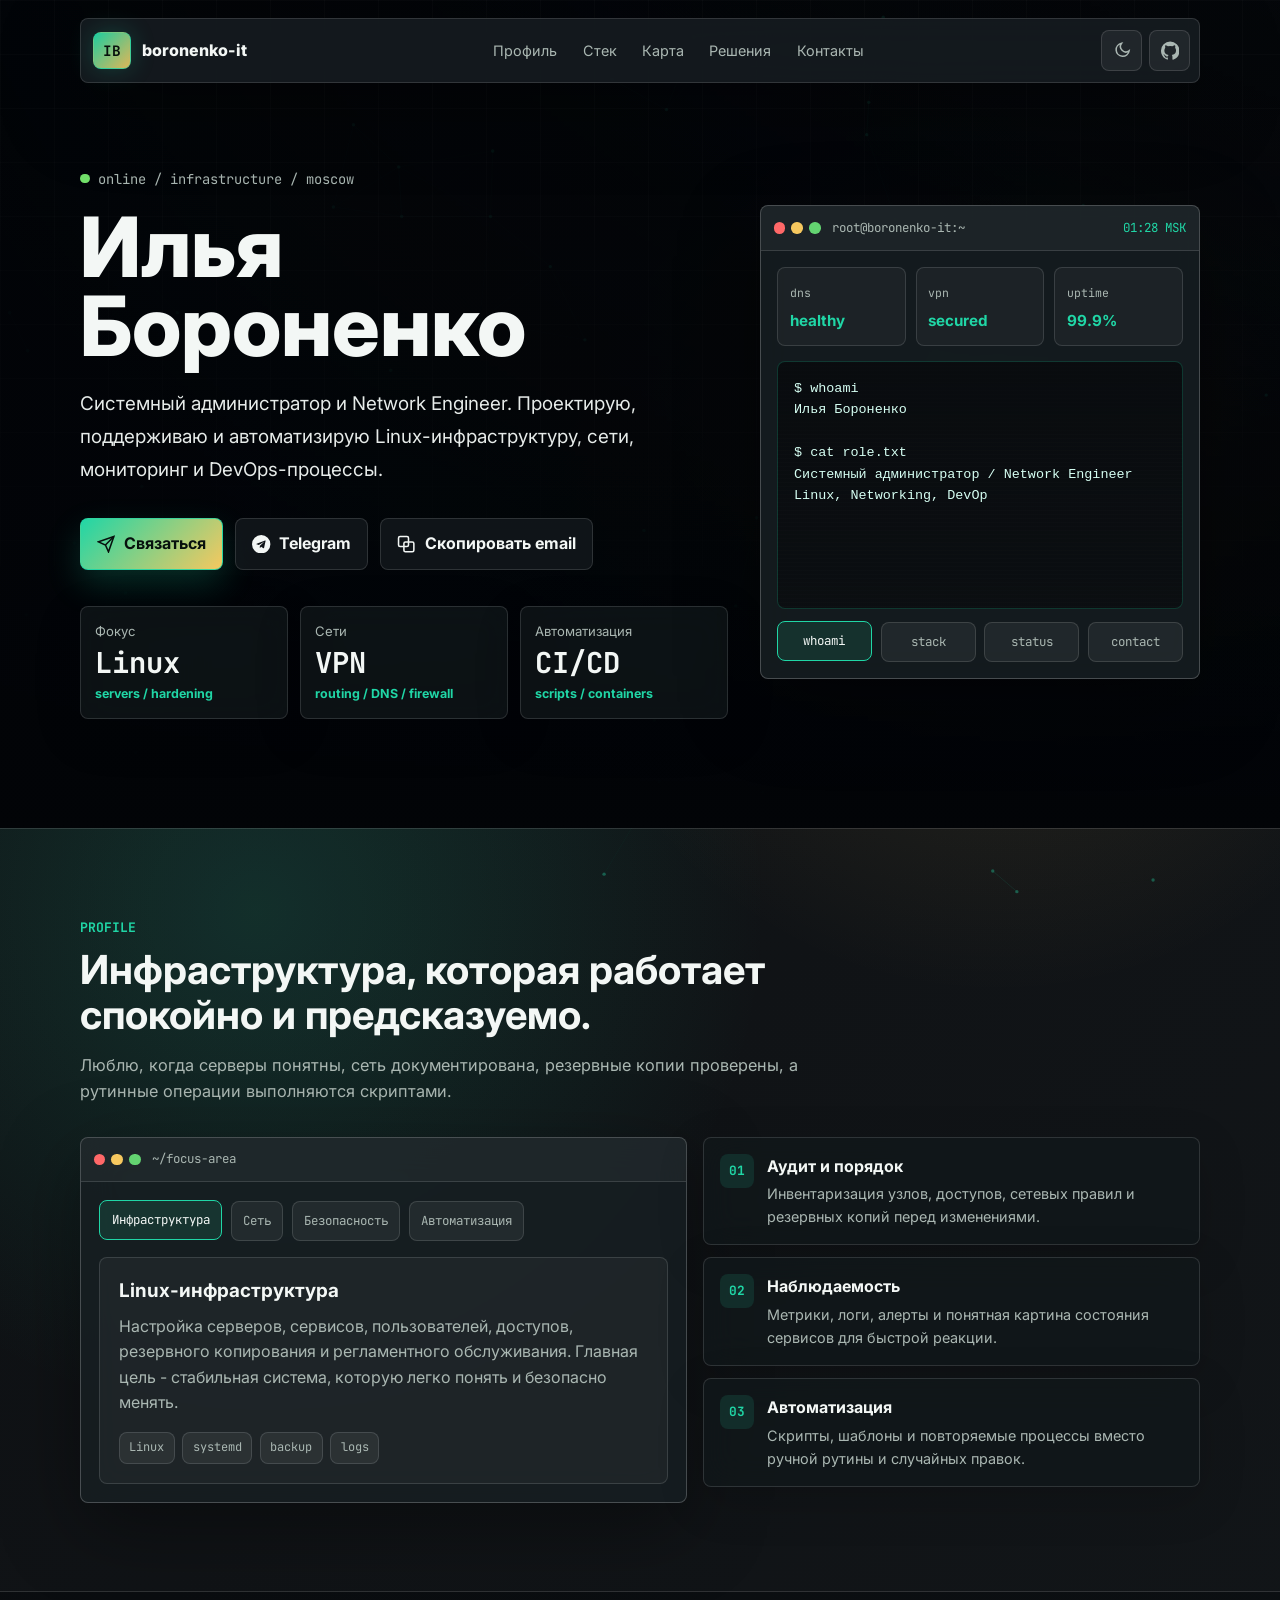
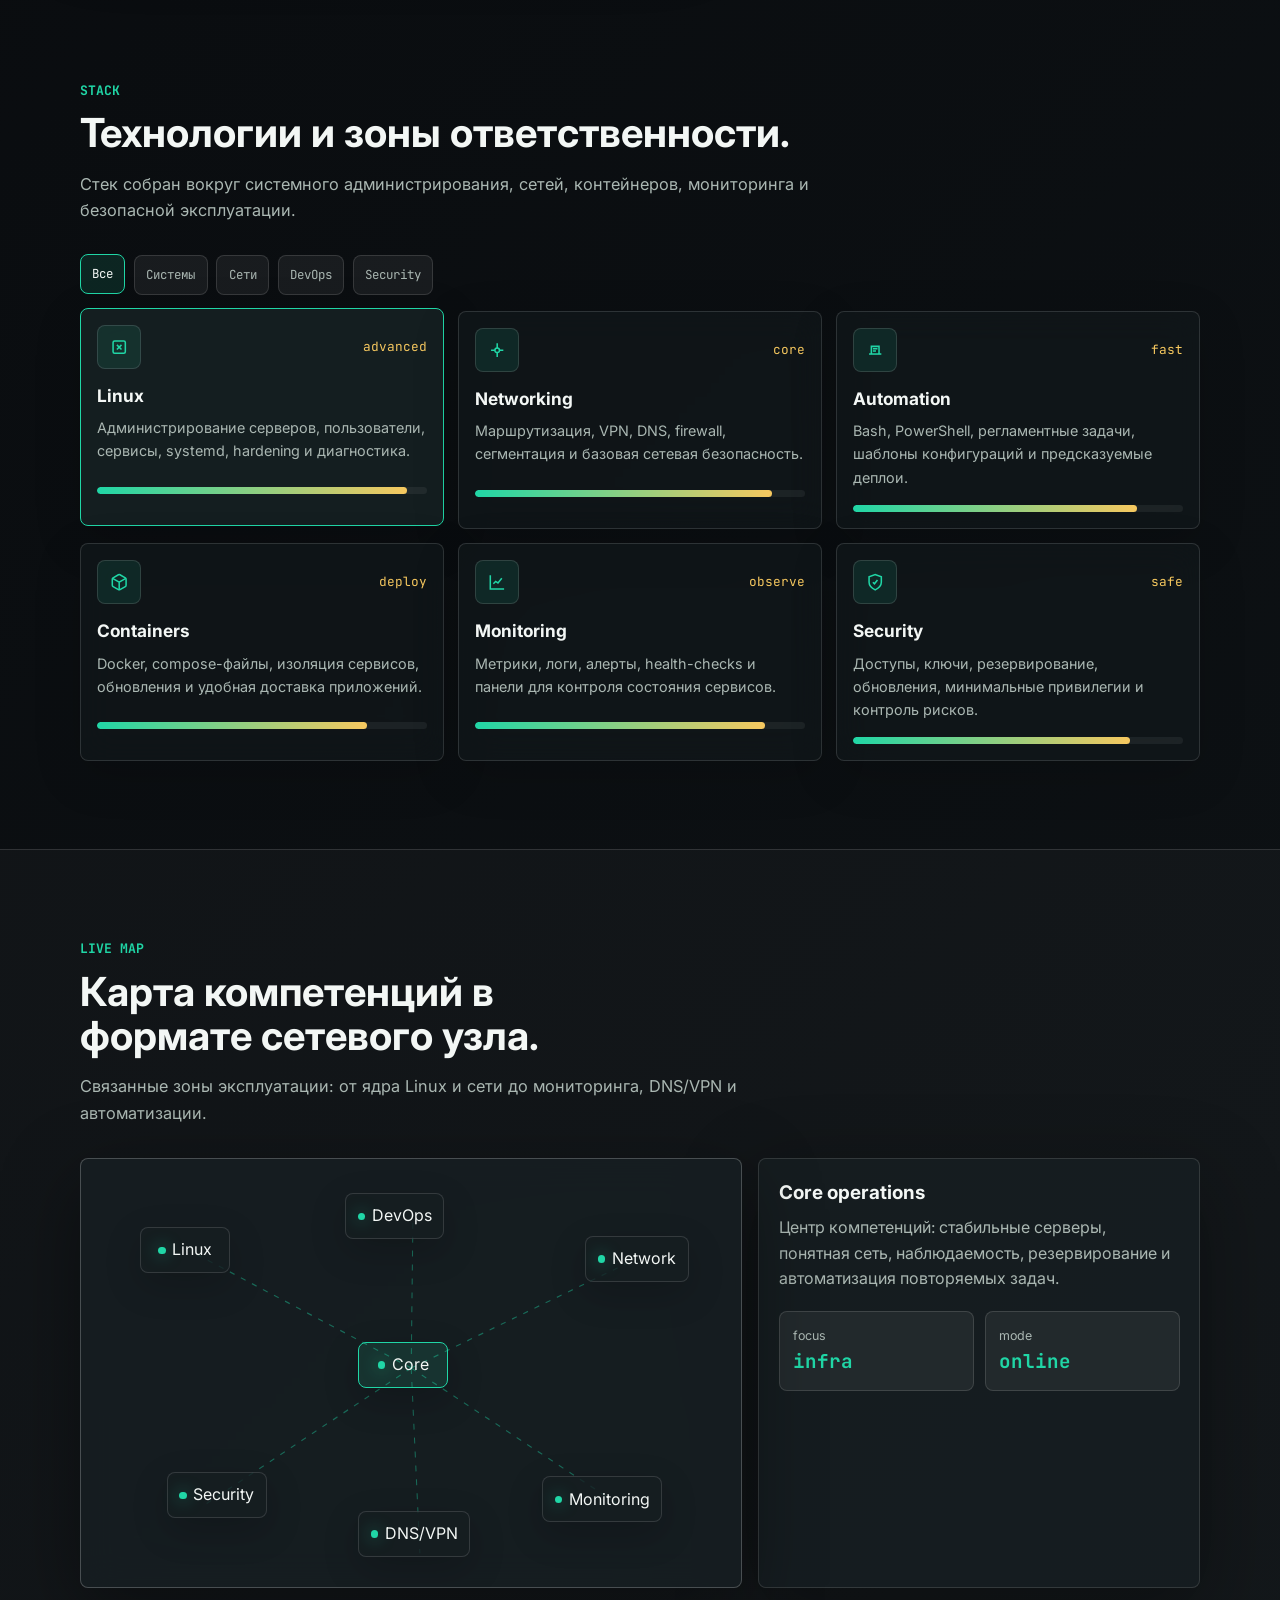
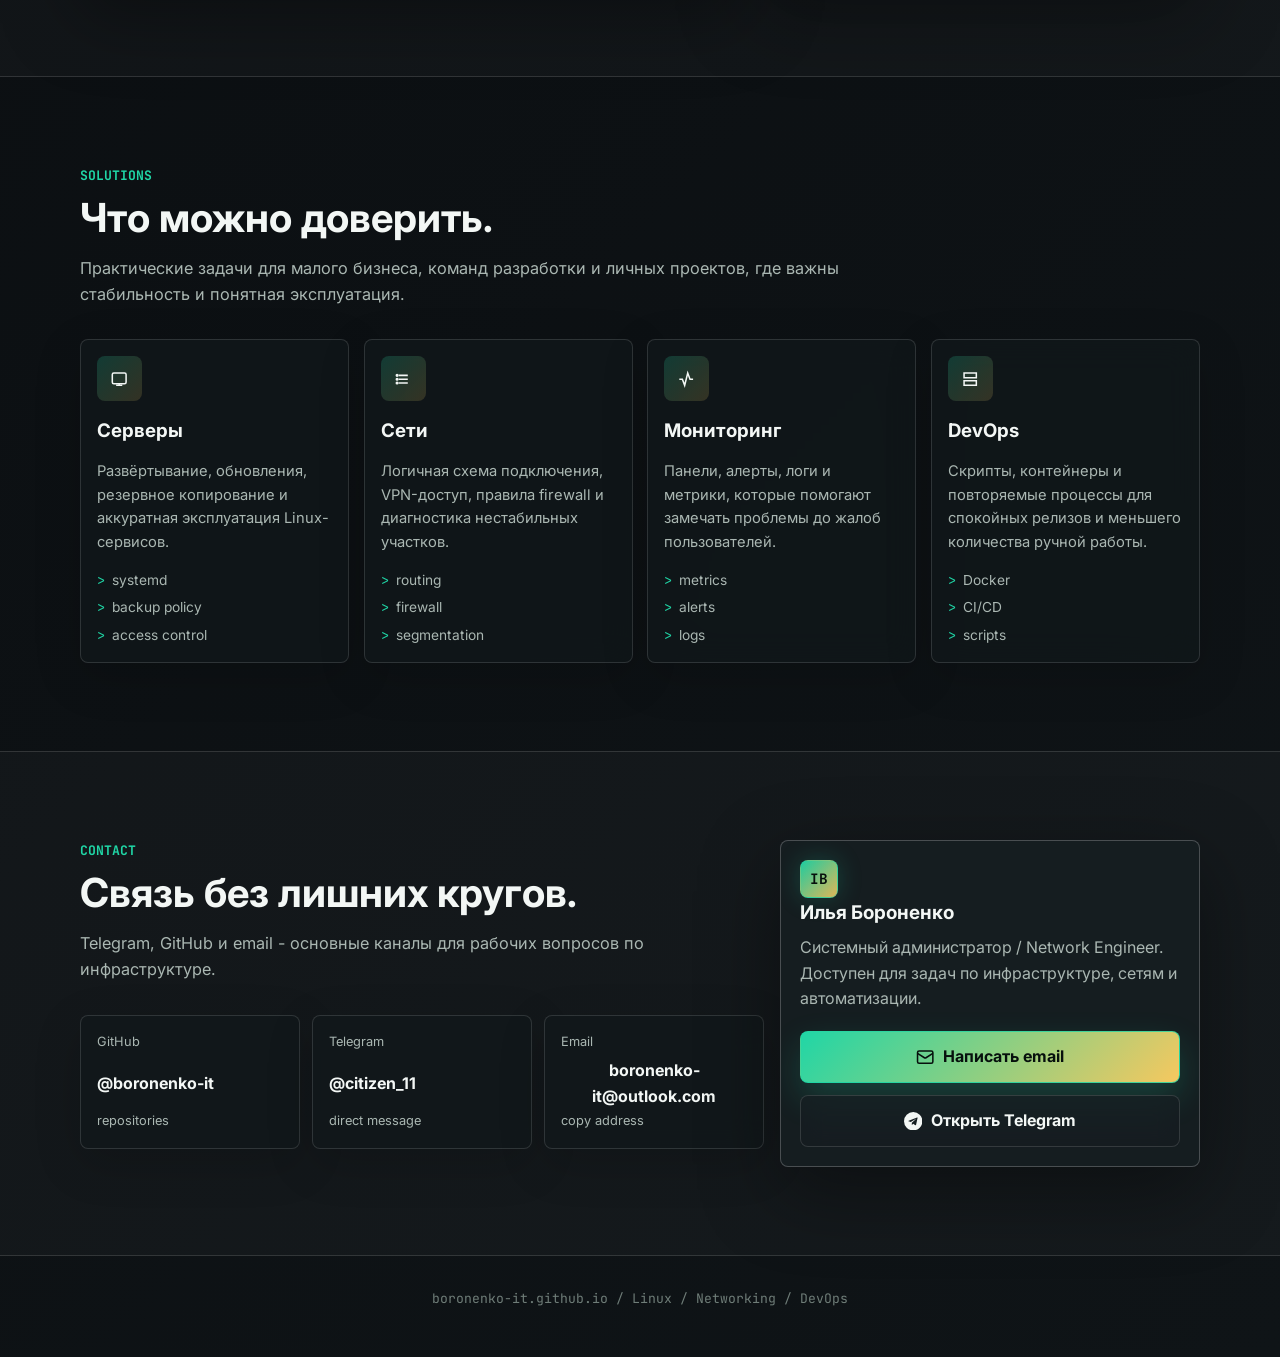
<file: index.html>
<!DOCTYPE html>
<html lang="ru" data-theme="dark">
<head>
  <meta charset="UTF-8">
  <meta name="viewport" content="width=device-width, initial-scale=1.0">
  <title>Илья Бороненко | Системный администратор</title>
  <meta name="description" content="Илья Бороненко - системный администратор и Network Engineer: Linux, сети, DevOps, мониторинг и автоматизация инфраструктуры.">
  <meta name="theme-color" content="#0a0d0f">
  <meta property="og:title" content="Илья Бороненко | IT Infrastructure">
  <meta property="og:description" content="Системный администратор и Network Engineer. Linux, Networking, DevOps, безопасность и автоматизация.">
  <meta property="og:type" content="website">
  <link rel="preconnect" href="https://fonts.googleapis.com">
  <link rel="preconnect" href="https://fonts.gstatic.com" crossorigin>
  <link href="https://fonts.googleapis.com/css2?family=Inter:wght@400;500;600;700;800&family=JetBrains+Mono:wght@400;500;600&display=swap" rel="stylesheet">
  <style>
    * {
      box-sizing: border-box;
      margin: 0;
      padding: 0;
    }

    :root {
      color-scheme: dark;
      --bg: #080a0d;
      --bg-soft: #0f1417;
      --surface: rgba(18, 24, 27, 0.78);
      --surface-strong: rgba(23, 30, 34, 0.94);
      --surface-muted: rgba(255, 255, 255, 0.06);
      --text: #f3f7f5;
      --muted: #aab7b2;
      --faint: #6f7d78;
      --line: rgba(255, 255, 255, 0.13);
      --line-strong: rgba(255, 255, 255, 0.22);
      --accent: #20d6a6;
      --accent-dark: #119e7b;
      --amber: #f6c85f;
      --blue: #79c7ff;
      --rose: #ff6f91;
      --ok: #72e06a;
      --shadow: 0 24px 80px rgba(0, 0, 0, 0.38);
      --radius: 8px;
      --font-main: 'Inter', -apple-system, BlinkMacSystemFont, 'Segoe UI', sans-serif;
      --font-mono: 'JetBrains Mono', Consolas, monospace;
    }

    html[data-theme="light"] {
      color-scheme: light;
      --bg: #f3f1e8;
      --bg-soft: #fffaf0;
      --surface: rgba(255, 255, 255, 0.78);
      --surface-strong: rgba(255, 255, 255, 0.94);
      --surface-muted: rgba(8, 10, 13, 0.06);
      --text: #13201b;
      --muted: #53645d;
      --faint: #7a8981;
      --line: rgba(19, 32, 27, 0.14);
      --line-strong: rgba(19, 32, 27, 0.24);
      --accent: #007f67;
      --accent-dark: #00604f;
      --amber: #9a6400;
      --blue: #006da8;
      --rose: #b72554;
      --ok: #15803d;
      --shadow: 0 24px 70px rgba(34, 32, 23, 0.16);
    }

    html {
      scroll-behavior: smooth;
    }

    body {
      min-height: 100vh;
      background:
        radial-gradient(circle at 20% 20%, rgba(32, 214, 166, 0.15), transparent 32rem),
        radial-gradient(circle at 78% 12%, rgba(246, 200, 95, 0.12), transparent 28rem),
        linear-gradient(135deg, var(--bg), var(--bg-soft));
      color: var(--text);
      font-family: var(--font-main);
      line-height: 1.6;
      overflow-x: hidden;
    }

    body.modal-open {
      overflow: hidden;
    }

    a {
      color: inherit;
      text-decoration: none;
    }

    button,
    input,
    textarea {
      font: inherit;
    }

    button {
      color: inherit;
    }

    .scroll-progress {
      position: fixed;
      top: 0;
      left: 0;
      z-index: 1000;
      width: 0;
      height: 3px;
      background: linear-gradient(90deg, var(--accent), var(--amber), var(--blue));
      box-shadow: 0 0 22px rgba(32, 214, 166, 0.55);
    }

    #meshCanvas {
      position: fixed;
      inset: 0;
      z-index: -2;
      width: 100%;
      height: 100%;
      opacity: 0.58;
      pointer-events: none;
    }

    .cursor-glow {
      position: fixed;
      z-index: -1;
      width: 26rem;
      height: 26rem;
      border-radius: 50%;
      background: radial-gradient(circle, rgba(32, 214, 166, 0.18), transparent 62%);
      translate: -50% -50%;
      pointer-events: none;
      opacity: 0;
      transition: opacity 0.25s ease;
    }

    .topbar {
      position: fixed;
      top: 18px;
      left: 50%;
      z-index: 50;
      width: min(1120px, calc(100% - 28px));
      display: flex;
      align-items: center;
      justify-content: space-between;
      gap: 1rem;
      padding: 0.55rem;
      border: 1px solid var(--line);
      border-radius: var(--radius);
      background: color-mix(in srgb, var(--surface-strong) 88%, transparent);
      box-shadow: var(--shadow);
      backdrop-filter: blur(18px);
      transform: translateX(-50%);
    }

    .brand {
      display: inline-flex;
      align-items: center;
      gap: 0.65rem;
      min-width: max-content;
      padding: 0.25rem 0.55rem 0.25rem 0.25rem;
      border-radius: var(--radius);
      font-weight: 800;
      letter-spacing: 0;
    }

    .brand-mark,
    .avatar-mark {
      display: inline-grid;
      place-items: center;
      width: 2.35rem;
      height: 2.35rem;
      border: 1px solid rgba(32, 214, 166, 0.42);
      border-radius: var(--radius);
      background:
        linear-gradient(135deg, rgba(32, 214, 166, 0.95), rgba(246, 200, 95, 0.9));
      color: #07100d;
      font-family: var(--font-mono);
      font-size: 0.9rem;
      font-weight: 700;
      box-shadow: 0 0 24px rgba(32, 214, 166, 0.22);
    }

    .nav {
      display: flex;
      align-items: center;
      gap: 0.15rem;
      color: var(--muted);
      font-size: 0.9rem;
    }

    .nav a {
      padding: 0.55rem 0.72rem;
      border-radius: var(--radius);
      transition: color 0.2s ease, background 0.2s ease;
    }

    .nav a:hover,
    .nav a:focus-visible {
      color: var(--text);
      background: var(--surface-muted);
      outline: none;
    }

    .topbar-actions {
      display: flex;
      align-items: center;
      gap: 0.45rem;
    }

    .icon-button,
    .ghost-button,
    .primary-button,
    .chip-button,
    .terminal-button,
    .node,
    .modal-close {
      border: 1px solid var(--line);
      border-radius: var(--radius);
      background: var(--surface-muted);
      cursor: pointer;
      transition: transform 0.18s ease, border-color 0.18s ease, background 0.18s ease, color 0.18s ease;
    }

    .icon-button {
      display: inline-grid;
      place-items: center;
      width: 2.55rem;
      height: 2.55rem;
      color: var(--muted);
    }

    .icon-button:hover,
    .icon-button:focus-visible {
      border-color: var(--accent);
      color: var(--text);
      background: rgba(32, 214, 166, 0.1);
      outline: none;
    }

    .icon {
      width: 1.15rem;
      height: 1.15rem;
      display: block;
    }

    .sun-icon {
      display: none;
    }

    html[data-theme="light"] .moon-icon {
      display: none;
    }

    html[data-theme="light"] .sun-icon {
      display: block;
    }

    .hero {
      position: relative;
      min-height: 92svh;
      display: grid;
      align-items: center;
      padding: 8.5rem 1.25rem 5rem;
      overflow: clip;
      isolation: isolate;
    }

    .hero::before {
      content: '';
      position: absolute;
      inset: 0;
      z-index: -3;
      background:
        linear-gradient(90deg, color-mix(in srgb, var(--bg) 88%, transparent), color-mix(in srgb, var(--bg) 42%, transparent)),
        linear-gradient(180deg, color-mix(in srgb, var(--bg) 35%, transparent), var(--bg)),
        url('https://images.unsplash.com/photo-1558494949-ef010cbdcc31?auto=format&fit=crop&w=1800&q=82') center / cover;
      filter: saturate(1.04) contrast(1.05);
    }

    .hero::after {
      content: '';
      position: absolute;
      inset: 0;
      z-index: -2;
      background-image:
        linear-gradient(rgba(255, 255, 255, 0.055) 1px, transparent 1px),
        linear-gradient(90deg, rgba(255, 255, 255, 0.055) 1px, transparent 1px);
      background-size: 54px 54px;
      mask-image: linear-gradient(180deg, rgba(0, 0, 0, 0.8), transparent 88%);
      opacity: 0.42;
    }

    .hero-inner,
    .section-inner {
      width: min(1120px, 100%);
      margin: 0 auto;
    }

    .hero-inner {
      display: grid;
      grid-template-columns: minmax(0, 1fr) minmax(360px, 440px);
      gap: 2rem;
      align-items: center;
    }

    .hero-copy {
      max-width: 700px;
    }

    .eyebrow {
      display: inline-flex;
      align-items: center;
      gap: 0.55rem;
      margin-bottom: 1.1rem;
      color: var(--muted);
      font-family: var(--font-mono);
      font-size: 0.86rem;
    }

    .live-dot {
      width: 0.6rem;
      height: 0.6rem;
      border-radius: 50%;
      background: var(--ok);
      box-shadow: 0 0 0 0 rgba(114, 224, 106, 0.45);
      animation: ping 2.4s infinite;
    }

    @keyframes ping {
      0% { box-shadow: 0 0 0 0 rgba(114, 224, 106, 0.45); }
      72% { box-shadow: 0 0 0 12px rgba(114, 224, 106, 0); }
      100% { box-shadow: 0 0 0 0 rgba(114, 224, 106, 0); }
    }

    h1 {
      max-width: 11ch;
      font-size: 5.2rem;
      line-height: 0.95;
      font-weight: 800;
      letter-spacing: 0;
      text-wrap: balance;
    }

    .lead {
      max-width: 640px;
      margin-top: 1.35rem;
      color: color-mix(in srgb, var(--text) 82%, var(--muted));
      font-size: 1.18rem;
      line-height: 1.75;
    }

    .hero-actions {
      display: flex;
      flex-wrap: wrap;
      gap: 0.75rem;
      margin-top: 2rem;
    }

    .primary-button,
    .ghost-button {
      display: inline-flex;
      align-items: center;
      justify-content: center;
      gap: 0.55rem;
      min-height: 3rem;
      padding: 0.78rem 1rem;
      font-weight: 700;
    }

    .primary-button {
      border-color: rgba(32, 214, 166, 0.8);
      background: linear-gradient(135deg, var(--accent), var(--amber));
      color: #07100d;
      box-shadow: 0 14px 34px rgba(32, 214, 166, 0.2);
    }

    .ghost-button {
      color: var(--text);
      background: color-mix(in srgb, var(--surface-strong) 70%, transparent);
      backdrop-filter: blur(12px);
    }

    .primary-button:hover,
    .ghost-button:hover,
    .primary-button:focus-visible,
    .ghost-button:focus-visible {
      transform: translateY(-2px);
      outline: none;
      border-color: var(--accent);
    }

    .signal-row {
      display: grid;
      grid-template-columns: repeat(3, minmax(0, 1fr));
      gap: 0.75rem;
      max-width: 650px;
      margin-top: 2.25rem;
    }

    .signal-card,
    .skill-card,
    .service-card,
    .contact-card,
    .timeline-item {
      border: 1px solid var(--line);
      border-radius: var(--radius);
      background: color-mix(in srgb, var(--surface) 92%, transparent);
      backdrop-filter: blur(16px);
      box-shadow: 0 14px 48px rgba(0, 0, 0, 0.16);
    }

    .signal-card {
      min-height: 6.1rem;
      padding: 0.85rem;
    }

    .signal-card span {
      display: block;
      color: var(--muted);
      font-size: 0.82rem;
    }

    .signal-card strong {
      display: block;
      margin-top: 0.35rem;
      font-family: var(--font-mono);
      font-size: 1.8rem;
      line-height: 1.1;
      color: var(--text);
    }

    .signal-card em {
      display: block;
      margin-top: 0.3rem;
      color: var(--accent);
      font-style: normal;
      font-size: 0.78rem;
      font-weight: 700;
    }

    .ops-console,
    .terminal-panel,
    .network-map,
    .quick-contact,
    .modal {
      border: 1px solid var(--line-strong);
      border-radius: var(--radius);
      background: color-mix(in srgb, var(--surface-strong) 92%, transparent);
      box-shadow: var(--shadow);
      overflow: hidden;
      backdrop-filter: blur(18px);
    }

    .window-bar {
      display: flex;
      align-items: center;
      gap: 0.7rem;
      min-height: 2.8rem;
      padding: 0.65rem 0.8rem;
      border-bottom: 1px solid var(--line);
      background: color-mix(in srgb, var(--surface-muted) 68%, transparent);
      color: var(--muted);
      font-family: var(--font-mono);
      font-size: 0.78rem;
    }

    .dots {
      display: flex;
      gap: 0.38rem;
      flex: 0 0 auto;
    }

    .dot {
      width: 0.72rem;
      height: 0.72rem;
      border-radius: 50%;
    }

    .dot.red { background: #ff6868; }
    .dot.yellow { background: #f6c85f; }
    .dot.green { background: #63d471; }

    .clock {
      margin-left: auto;
      color: var(--accent);
      white-space: nowrap;
    }

    .console-body {
      padding: 1rem;
    }

    .health-grid {
      display: grid;
      grid-template-columns: repeat(3, 1fr);
      gap: 0.6rem;
      margin-bottom: 0.9rem;
    }

    .health-item {
      min-height: 4.55rem;
      padding: 0.72rem;
      border: 1px solid var(--line);
      border-radius: var(--radius);
      background: rgba(255, 255, 255, 0.04);
    }

    .health-item span {
      color: var(--muted);
      font-family: var(--font-mono);
      font-size: 0.72rem;
    }

    .health-item strong {
      display: block;
      margin-top: 0.28rem;
      color: var(--accent);
      font-size: 0.95rem;
    }

    .terminal-screen {
      min-height: 15.5rem;
      padding: 1rem;
      border: 1px solid rgba(32, 214, 166, 0.22);
      border-radius: var(--radius);
      background:
        linear-gradient(180deg, rgba(8, 10, 13, 0.88), rgba(8, 10, 13, 0.72)),
        repeating-linear-gradient(180deg, rgba(255, 255, 255, 0.035), rgba(255, 255, 255, 0.035) 1px, transparent 1px, transparent 4px);
      color: #d6fff3;
      font-family: var(--font-mono);
      font-size: 0.84rem;
      overflow: auto;
    }

    .terminal-screen pre {
      white-space: pre-wrap;
      word-break: break-word;
    }

    .command-row {
      display: grid;
      grid-template-columns: repeat(4, 1fr);
      gap: 0.55rem;
      margin-top: 0.85rem;
    }

    .terminal-button,
    .chip-button {
      min-height: 2.5rem;
      padding: 0.5rem 0.7rem;
      color: var(--muted);
      font-family: var(--font-mono);
      font-size: 0.78rem;
    }

    .terminal-button:hover,
    .terminal-button.active,
    .chip-button:hover,
    .chip-button.active,
    .node:hover,
    .node.active {
      border-color: var(--accent);
      color: var(--text);
      background: rgba(32, 214, 166, 0.12);
      transform: translateY(-1px);
    }

    .section {
      padding: 5.5rem 1.25rem;
    }

    .section:nth-of-type(even) {
      background: color-mix(in srgb, var(--surface-muted) 44%, transparent);
      border-block: 1px solid var(--line);
    }

    .section-heading {
      max-width: 760px;
      margin-bottom: 2rem;
    }

    .section-kicker {
      margin-bottom: 0.65rem;
      color: var(--accent);
      font-family: var(--font-mono);
      font-size: 0.82rem;
      font-weight: 700;
      text-transform: uppercase;
    }

    h2 {
      font-size: 2.5rem;
      line-height: 1.12;
      letter-spacing: 0;
      text-wrap: balance;
    }

    .section-heading p {
      margin-top: 0.9rem;
      color: var(--muted);
      font-size: 1.02rem;
    }

    .profile-layout {
      display: grid;
      grid-template-columns: minmax(0, 1.1fr) minmax(300px, 0.9fr);
      gap: 1rem;
      align-items: start;
    }

    .terminal-panel {
      min-height: 100%;
    }

    .panel-content {
      padding: 1.15rem;
    }

    .focus-tabs {
      display: flex;
      flex-wrap: wrap;
      gap: 0.55rem;
      margin-bottom: 1rem;
    }

    .focus-copy {
      min-height: 12rem;
      padding: 1.15rem;
      border: 1px solid var(--line);
      border-radius: var(--radius);
      background: rgba(255, 255, 255, 0.04);
    }

    .focus-copy h3,
    .node-panel h3,
    .quick-contact h3 {
      margin-bottom: 0.45rem;
      font-size: 1.18rem;
    }

    .focus-copy p,
    .node-panel p,
    .quick-contact p {
      color: var(--muted);
    }

    .tag-row {
      display: flex;
      flex-wrap: wrap;
      gap: 0.45rem;
      margin-top: 1rem;
    }

    .tag {
      display: inline-flex;
      align-items: center;
      min-height: 2rem;
      padding: 0.35rem 0.6rem;
      border: 1px solid var(--line);
      border-radius: var(--radius);
      color: var(--muted);
      background: var(--surface-muted);
      font-family: var(--font-mono);
      font-size: 0.75rem;
    }

    .timeline {
      display: grid;
      gap: 0.75rem;
    }

    .timeline-item {
      display: grid;
      grid-template-columns: auto 1fr;
      gap: 0.8rem;
      padding: 1rem;
    }

    .timeline-index {
      display: inline-grid;
      place-items: center;
      width: 2.1rem;
      height: 2.1rem;
      border-radius: var(--radius);
      background: rgba(32, 214, 166, 0.12);
      color: var(--accent);
      font-family: var(--font-mono);
      font-size: 0.8rem;
      font-weight: 700;
    }

    .timeline-item h3 {
      font-size: 1rem;
      margin-bottom: 0.2rem;
    }

    .timeline-item p {
      color: var(--muted);
      font-size: 0.9rem;
    }

    .stack-toolbar {
      display: flex;
      flex-wrap: wrap;
      gap: 0.55rem;
      margin-bottom: 1rem;
    }

    .skills-grid {
      display: grid;
      grid-template-columns: repeat(3, minmax(0, 1fr));
      gap: 0.9rem;
    }

    .skill-card {
      min-height: 12.8rem;
      padding: 1rem;
      transition: transform 0.2s ease, border-color 0.2s ease, background 0.2s ease, opacity 0.2s ease;
    }

    .skill-card:hover,
    .skill-card.active {
      border-color: var(--accent);
      background: color-mix(in srgb, var(--surface-strong) 86%, rgba(32, 214, 166, 0.12));
      transform: translateY(-3px);
    }

    .skill-top {
      display: flex;
      align-items: center;
      justify-content: space-between;
      gap: 1rem;
      margin-bottom: 0.8rem;
    }

    .skill-icon {
      display: inline-grid;
      place-items: center;
      width: 2.75rem;
      height: 2.75rem;
      border: 1px solid var(--line);
      border-radius: var(--radius);
      color: var(--accent);
      background: rgba(32, 214, 166, 0.1);
    }

    .skill-level {
      color: var(--amber);
      font-family: var(--font-mono);
      font-size: 0.8rem;
    }

    .skill-card h3 {
      margin-bottom: 0.45rem;
      font-size: 1.08rem;
    }

    .skill-card p {
      min-height: 3.4rem;
      color: var(--muted);
      font-size: 0.9rem;
    }

    .progress {
      height: 0.45rem;
      margin-top: 1rem;
      border-radius: 999px;
      background: var(--surface-muted);
      overflow: hidden;
    }

    .progress span {
      display: block;
      height: 100%;
      width: var(--value);
      border-radius: inherit;
      background: linear-gradient(90deg, var(--accent), var(--amber));
      transform-origin: left;
      animation: grow 1s ease both;
    }

    @keyframes grow {
      from { transform: scaleX(0); }
      to { transform: scaleX(1); }
    }

    .map-layout {
      display: grid;
      grid-template-columns: minmax(0, 1.2fr) minmax(280px, 0.8fr);
      gap: 1rem;
      align-items: stretch;
    }

    .network-map {
      position: relative;
      min-height: 430px;
      padding: 1rem;
    }

    .map-lines {
      position: absolute;
      inset: 0;
      width: 100%;
      height: 100%;
      pointer-events: none;
    }

    .map-lines line {
      stroke: color-mix(in srgb, var(--accent) 42%, transparent);
      stroke-width: 1.2;
      stroke-dasharray: 6 8;
      animation: dash 14s linear infinite;
    }

    @keyframes dash {
      to { stroke-dashoffset: -160; }
    }

    .node {
      position: absolute;
      z-index: 2;
      min-width: 5.6rem;
      min-height: 2.55rem;
      padding: 0.58rem 0.72rem;
      color: var(--text);
      background: color-mix(in srgb, var(--surface-strong) 86%, transparent);
      box-shadow: 0 12px 36px rgba(0, 0, 0, 0.18);
    }

    .node::before {
      content: '';
      display: inline-block;
      width: 0.46rem;
      height: 0.46rem;
      margin-right: 0.42rem;
      border-radius: 50%;
      background: var(--accent);
      box-shadow: 0 0 16px rgba(32, 214, 166, 0.6);
      vertical-align: 0.08rem;
    }

    .node.core { left: 42%; top: 43%; }
    .node.linux { left: 9%; top: 16%; }
    .node.network { right: 8%; top: 18%; }
    .node.security { left: 13%; bottom: 16%; }
    .node.monitoring { right: 12%; bottom: 15%; }
    .node.devops { left: 40%; top: 8%; }
    .node.dns { left: 42%; bottom: 7%; }

    .node-panel {
      min-height: 100%;
      padding: 1.2rem;
      border: 1px solid var(--line);
      border-radius: var(--radius);
      background: color-mix(in srgb, var(--surface-strong) 90%, transparent);
      box-shadow: var(--shadow);
    }

    .node-stats {
      display: grid;
      grid-template-columns: repeat(2, 1fr);
      gap: 0.7rem;
      margin-top: 1.2rem;
    }

    .node-stat {
      padding: 0.85rem;
      border: 1px solid var(--line);
      border-radius: var(--radius);
      background: var(--surface-muted);
    }

    .node-stat span {
      display: block;
      color: var(--muted);
      font-size: 0.78rem;
    }

    .node-stat strong {
      color: var(--accent);
      font-family: var(--font-mono);
      font-size: 1.2rem;
    }

    .services-grid {
      display: grid;
      grid-template-columns: repeat(4, minmax(0, 1fr));
      gap: 0.9rem;
    }

    .service-card {
      min-height: 15rem;
      padding: 1rem;
      display: flex;
      flex-direction: column;
      gap: 0.9rem;
      transition: transform 0.2s ease, border-color 0.2s ease;
    }

    .service-card:hover {
      transform: translateY(-3px);
      border-color: var(--accent);
    }

    .service-card .icon-wrap {
      display: inline-grid;
      place-items: center;
      width: 2.8rem;
      height: 2.8rem;
      border-radius: var(--radius);
      color: var(--text);
      background: linear-gradient(135deg, rgba(32, 214, 166, 0.2), rgba(246, 200, 95, 0.16));
    }

    .service-card p {
      color: var(--muted);
      font-size: 0.92rem;
    }

    .service-card ul {
      display: grid;
      gap: 0.35rem;
      margin-top: auto;
      color: var(--muted);
      font-size: 0.86rem;
      list-style: none;
    }

    .service-card li::before {
      content: '>';
      margin-right: 0.45rem;
      color: var(--accent);
      font-family: var(--font-mono);
    }

    .contact-layout {
      display: grid;
      grid-template-columns: minmax(0, 1fr) minmax(310px, 420px);
      gap: 1rem;
      align-items: stretch;
    }

    .contact-cards {
      display: grid;
      grid-template-columns: repeat(3, minmax(0, 1fr));
      gap: 0.75rem;
      margin-top: 1.35rem;
    }

    .contact-card {
      min-height: 8.4rem;
      padding: 1rem;
      display: flex;
      flex-direction: column;
      justify-content: space-between;
      transition: transform 0.2s ease, border-color 0.2s ease;
    }

    .contact-card:hover,
    .contact-card:focus-visible {
      transform: translateY(-2px);
      border-color: var(--accent);
      outline: none;
    }

    .contact-card span {
      color: var(--muted);
      font-size: 0.8rem;
    }

    .contact-card strong {
      margin-top: 0.25rem;
      font-size: 1rem;
      word-break: break-word;
    }

    .quick-contact {
      padding: 1.2rem;
    }

    .quick-actions {
      display: grid;
      gap: 0.7rem;
      margin-top: 1.2rem;
    }

    .quick-actions .ghost-button,
    .quick-actions .primary-button {
      width: 100%;
    }

    .footer {
      padding: 2rem 1.25rem 3rem;
      color: var(--faint);
      font-family: var(--font-mono);
      font-size: 0.82rem;
      text-align: center;
    }

    .modal-overlay {
      position: fixed;
      inset: 0;
      z-index: 200;
      display: grid;
      place-items: center;
      padding: 1.25rem;
      background: rgba(0, 0, 0, 0.68);
      backdrop-filter: blur(14px);
      opacity: 0;
      visibility: hidden;
      transition: opacity 0.18s ease, visibility 0.18s ease;
    }

    .modal-overlay.active {
      opacity: 1;
      visibility: visible;
    }

    .modal {
      width: min(520px, 100%);
      transform: translateY(16px) scale(0.98);
      transition: transform 0.18s ease;
    }

    .modal-overlay.active .modal {
      transform: translateY(0) scale(1);
    }

    .modal-close {
      display: inline-grid;
      place-items: center;
      width: 2.1rem;
      height: 2.1rem;
      margin-left: auto;
      color: var(--muted);
    }

    .modal-close:hover,
    .modal-close:focus-visible {
      color: var(--rose);
      border-color: var(--rose);
      outline: none;
    }

    .form {
      display: grid;
      gap: 0.9rem;
      padding: 1.2rem;
    }

    .form-row {
      display: grid;
      grid-template-columns: repeat(2, minmax(0, 1fr));
      gap: 0.75rem;
    }

    .field {
      display: grid;
      gap: 0.38rem;
    }

    .field label {
      color: var(--muted);
      font-family: var(--font-mono);
      font-size: 0.78rem;
    }

    .field input,
    .field textarea {
      width: 100%;
      border: 1px solid var(--line);
      border-radius: var(--radius);
      background: rgba(255, 255, 255, 0.055);
      color: var(--text);
      padding: 0.82rem 0.9rem;
      outline: none;
      transition: border-color 0.18s ease, box-shadow 0.18s ease, background 0.18s ease;
    }

    .field textarea {
      min-height: 8.5rem;
      resize: vertical;
    }

    .field input:focus,
    .field textarea:focus {
      border-color: var(--accent);
      background: rgba(255, 255, 255, 0.08);
      box-shadow: 0 0 0 3px rgba(32, 214, 166, 0.12);
    }

    .form-hint {
      color: var(--faint);
      font-size: 0.8rem;
    }

    .toast {
      position: fixed;
      right: 1rem;
      bottom: 1rem;
      z-index: 300;
      max-width: min(360px, calc(100% - 2rem));
      padding: 0.85rem 1rem;
      border: 1px solid rgba(32, 214, 166, 0.45);
      border-radius: var(--radius);
      background: color-mix(in srgb, var(--surface-strong) 96%, transparent);
      color: var(--text);
      box-shadow: var(--shadow);
      transform: translateY(16px);
      opacity: 0;
      visibility: hidden;
      transition: transform 0.18s ease, opacity 0.18s ease, visibility 0.18s ease;
      backdrop-filter: blur(16px);
    }

    .toast.show {
      transform: translateY(0);
      opacity: 1;
      visibility: visible;
    }

    .sr-only {
      position: absolute;
      width: 1px;
      height: 1px;
      padding: 0;
      margin: -1px;
      overflow: hidden;
      clip: rect(0, 0, 0, 0);
      white-space: nowrap;
      border: 0;
    }

    @media (max-width: 980px) {
      .topbar {
        top: 10px;
      }

      .nav {
        display: none;
      }

      .hero {
        padding-top: 7rem;
      }

      .hero-inner,
      .profile-layout,
      .map-layout,
      .contact-layout {
        grid-template-columns: 1fr;
      }

      h1 {
        font-size: 3.75rem;
      }

      h2 {
        font-size: 2.05rem;
      }

      .services-grid {
        grid-template-columns: repeat(2, minmax(0, 1fr));
      }
    }

    @media (max-width: 720px) {
      .hero {
        min-height: auto;
      }

      .brand span:last-child {
        display: none;
      }

      .hero-actions,
      .signal-row,
      .skills-grid,
      .services-grid,
      .contact-cards,
      .form-row {
        grid-template-columns: 1fr;
      }

      .hero-actions {
        display: grid;
      }

      .primary-button,
      .ghost-button {
        width: 100%;
      }

      .signal-row,
      .skills-grid,
      .contact-cards {
        display: grid;
      }

      .command-row,
      .health-grid,
      .node-stats {
        grid-template-columns: repeat(2, 1fr);
      }

      .network-map {
        min-height: auto;
        display: grid;
        grid-template-columns: repeat(2, minmax(0, 1fr));
        gap: 0.65rem;
      }

      .map-lines {
        display: none;
      }

      .node {
        position: static;
        width: 100%;
        min-width: 0;
      }
    }

    @media (max-width: 520px) {
      .topbar {
        width: calc(100% - 20px);
      }

      .hero,
      .section {
        padding-left: 1rem;
        padding-right: 1rem;
      }

      h1 {
        font-size: 2.75rem;
      }

      .lead {
        font-size: 1rem;
      }

      .ops-console {
        margin-inline: -0.2rem;
      }

      .window-bar {
        font-size: 0.68rem;
      }

      .clock {
        display: none;
      }
    }

    @media (prefers-reduced-motion: reduce) {
      *,
      *::before,
      *::after {
        scroll-behavior: auto !important;
        animation-duration: 0.001ms !important;
        animation-iteration-count: 1 !important;
        transition-duration: 0.001ms !important;
      }

      #meshCanvas,
      .cursor-glow {
        display: none;
      }
    }
  </style>
</head>
<body>
  <div class="scroll-progress" id="scrollProgress"></div>
  <canvas id="meshCanvas" aria-hidden="true"></canvas>
  <div class="cursor-glow" id="cursorGlow" aria-hidden="true"></div>

  <header class="topbar">
    <a class="brand" href="#top" aria-label="Илья Бороненко">
      <span class="brand-mark">IB</span>
      <span>boronenko-it</span>
    </a>

    <nav class="nav" aria-label="Навигация">
      <a href="#profile">Профиль</a>
      <a href="#stack">Стек</a>
      <a href="#map">Карта</a>
      <a href="#services">Решения</a>
      <a href="#contact">Контакты</a>
    </nav>

    <div class="topbar-actions">
      <button class="icon-button" id="themeToggle" type="button" aria-label="Сменить тему">
        <svg class="icon moon-icon" viewBox="0 0 24 24" fill="none" stroke="currentColor" stroke-width="2">
          <path d="M21 12.8A8.5 8.5 0 1 1 11.2 3a7 7 0 0 0 9.8 9.8Z"/>
        </svg>
        <svg class="icon sun-icon" viewBox="0 0 24 24" fill="none" stroke="currentColor" stroke-width="2">
          <circle cx="12" cy="12" r="4"/>
          <path d="M12 2v2M12 20v2M4.9 4.9l1.4 1.4M17.7 17.7l1.4 1.4M2 12h2M20 12h2M4.9 19.1l1.4-1.4M17.7 6.3l1.4-1.4"/>
        </svg>
      </button>
      <a class="icon-button" href="https://github.com/boronenko-it" target="_blank" rel="noopener noreferrer" aria-label="GitHub">
        <svg class="icon" viewBox="0 0 24 24" fill="currentColor">
          <path d="M12 .5A12 12 0 0 0 0 12.7c0 5.4 3.4 10 8.2 11.6.6.1.8-.3.8-.6v-2.1c-3.3.7-4-1.5-4-1.5-.5-1.4-1.3-1.8-1.3-1.8-1.1-.8.1-.8.1-.8 1.2.1 1.8 1.3 1.8 1.3 1.1 1.9 2.8 1.3 3.5 1 .1-.8.4-1.3.8-1.6-2.7-.3-5.5-1.4-5.5-6 0-1.3.5-2.4 1.2-3.3-.1-.3-.5-1.6.1-3.2 0 0 1-.3 3.3 1.2a11.5 11.5 0 0 1 6 0c2.3-1.5 3.3-1.2 3.3-1.2.7 1.6.2 2.9.1 3.2.8.9 1.2 2 1.2 3.3 0 4.7-2.8 5.7-5.5 6 .4.4.8 1.1.8 2.3v3.3c0 .3.2.7.8.6A12.2 12.2 0 0 0 24 12.7 12 12 0 0 0 12 .5Z"/>
        </svg>
      </a>
    </div>
  </header>

  <main id="top">
    <section class="hero" aria-labelledby="heroTitle">
      <div class="hero-inner">
        <div class="hero-copy">
          <p class="eyebrow"><span class="live-dot"></span>online / infrastructure / moscow</p>
          <h1 id="heroTitle">Илья Бороненко</h1>
          <p class="lead">Системный администратор и Network Engineer. Проектирую, поддерживаю и автоматизирую Linux-инфраструктуру, сети, мониторинг и DevOps-процессы.</p>

          <div class="hero-actions">
            <a class="primary-button magnet" href="#contact">
              <svg class="icon" viewBox="0 0 24 24" fill="none" stroke="currentColor" stroke-width="2">
                <path d="M22 2 11 13"/>
                <path d="m22 2-7 20-4-9-9-4 20-7Z"/>
              </svg>
              Связаться
            </a>
            <a class="ghost-button magnet" href="https://t.me/citizen_11" target="_blank" rel="noopener noreferrer">
              <svg class="icon" viewBox="0 0 24 24" fill="currentColor">
                <path d="M12 0a12 12 0 1 0 0 24 12 12 0 0 0 0-24Zm5.6 8.2-1.8 8.6c-.1.6-.5.8-1 .5l-2.8-2.1-1.3 1.3c-.1.1-.3.3-.6.3l.2-2.9 5.3-4.8c.2-.2 0-.3-.3-.1l-6.5 4.1-2.8-.9c-.6-.2-.6-.6.1-.8l10.9-4.2c.5-.2.9.1.7 1Z"/>
              </svg>
              Telegram
            </a>
            <button class="ghost-button magnet" type="button" data-copy-email>
              <svg class="icon" viewBox="0 0 24 24" fill="none" stroke="currentColor" stroke-width="2">
                <rect x="9" y="9" width="13" height="13" rx="2"/>
                <rect x="2" y="2" width="13" height="13" rx="2"/>
              </svg>
              Скопировать email
            </button>
          </div>

          <div class="signal-row" aria-label="Ключевые показатели">
            <div class="signal-card">
              <span>Фокус</span>
              <strong>Linux</strong>
              <em>servers / hardening</em>
            </div>
            <div class="signal-card">
              <span>Сети</span>
              <strong>VPN</strong>
              <em>routing / DNS / firewall</em>
            </div>
            <div class="signal-card">
              <span>Автоматизация</span>
              <strong>CI/CD</strong>
              <em>scripts / containers</em>
            </div>
          </div>
        </div>

        <aside class="ops-console" aria-label="Интерактивный терминал">
          <div class="window-bar">
            <span class="dots" aria-hidden="true">
              <span class="dot red"></span>
              <span class="dot yellow"></span>
              <span class="dot green"></span>
            </span>
            <span>root@boronenko-it:~</span>
            <span class="clock" id="moscowClock">--:-- MSK</span>
          </div>

          <div class="console-body">
            <div class="health-grid">
              <div class="health-item">
                <span>dns</span>
                <strong>healthy</strong>
              </div>
              <div class="health-item">
                <span>vpn</span>
                <strong>secured</strong>
              </div>
              <div class="health-item">
                <span>uptime</span>
                <strong>99.9%</strong>
              </div>
            </div>

            <div class="terminal-screen" id="terminalScreen">
              <pre id="terminalOutput"></pre>
            </div>

            <div class="command-row" role="group" aria-label="Команды терминала">
              <button class="terminal-button active" type="button" data-command="whoami">whoami</button>
              <button class="terminal-button" type="button" data-command="stack">stack</button>
              <button class="terminal-button" type="button" data-command="status">status</button>
              <button class="terminal-button" type="button" data-command="contact">contact</button>
            </div>
          </div>
        </aside>
      </div>
    </section>

    <section class="section" id="profile">
      <div class="section-inner">
        <div class="section-heading">
          <div class="section-kicker">profile</div>
          <h2>Инфраструктура, которая работает спокойно и предсказуемо.</h2>
          <p>Люблю, когда серверы понятны, сеть документирована, резервные копии проверены, а рутинные операции выполняются скриптами.</p>
        </div>

        <div class="profile-layout">
          <div class="terminal-panel">
            <div class="window-bar">
              <span class="dots" aria-hidden="true">
                <span class="dot red"></span>
                <span class="dot yellow"></span>
                <span class="dot green"></span>
              </span>
              <span>~/focus-area</span>
            </div>
            <div class="panel-content">
              <div class="focus-tabs" role="tablist" aria-label="Направления работы">
                <button class="chip-button active" type="button" data-focus="infra">Инфраструктура</button>
                <button class="chip-button" type="button" data-focus="network">Сеть</button>
                <button class="chip-button" type="button" data-focus="security">Безопасность</button>
                <button class="chip-button" type="button" data-focus="automation">Автоматизация</button>
              </div>
              <div class="focus-copy" id="focusPanel" aria-live="polite"></div>
            </div>
          </div>

          <div class="timeline" aria-label="Подход к работе">
            <article class="timeline-item">
              <span class="timeline-index">01</span>
              <div>
                <h3>Аудит и порядок</h3>
                <p>Инвентаризация узлов, доступов, сетевых правил и резервных копий перед изменениями.</p>
              </div>
            </article>
            <article class="timeline-item">
              <span class="timeline-index">02</span>
              <div>
                <h3>Наблюдаемость</h3>
                <p>Метрики, логи, алерты и понятная картина состояния сервисов для быстрой реакции.</p>
              </div>
            </article>
            <article class="timeline-item">
              <span class="timeline-index">03</span>
              <div>
                <h3>Автоматизация</h3>
                <p>Скрипты, шаблоны и повторяемые процессы вместо ручной рутины и случайных правок.</p>
              </div>
            </article>
          </div>
        </div>
      </div>
    </section>

    <section class="section" id="stack">
      <div class="section-inner">
        <div class="section-heading">
          <div class="section-kicker">stack</div>
          <h2>Технологии и зоны ответственности.</h2>
          <p>Стек собран вокруг системного администрирования, сетей, контейнеров, мониторинга и безопасной эксплуатации.</p>
        </div>

        <div class="stack-toolbar" role="group" aria-label="Фильтр навыков">
          <button class="chip-button active" type="button" data-filter="all">Все</button>
          <button class="chip-button" type="button" data-filter="systems">Системы</button>
          <button class="chip-button" type="button" data-filter="network">Сети</button>
          <button class="chip-button" type="button" data-filter="automation">DevOps</button>
          <button class="chip-button" type="button" data-filter="security">Security</button>
        </div>

        <div class="skills-grid">
          <article class="skill-card active" data-category="systems security">
            <div class="skill-top">
              <span class="skill-icon">
                <svg class="icon" viewBox="0 0 24 24" fill="none" stroke="currentColor" stroke-width="2">
                  <rect x="4" y="4" width="16" height="16" rx="2"/>
                  <path d="m9 9 6 6M15 9l-6 6"/>
                </svg>
              </span>
              <span class="skill-level">advanced</span>
            </div>
            <h3>Linux</h3>
            <p>Администрирование серверов, пользователи, сервисы, systemd, hardening и диагностика.</p>
            <div class="progress"><span style="--value: 94%"></span></div>
          </article>

          <article class="skill-card" data-category="network security">
            <div class="skill-top">
              <span class="skill-icon">
                <svg class="icon" viewBox="0 0 24 24" fill="none" stroke="currentColor" stroke-width="2">
                  <path d="M12 3v6M12 15v6M4 12h5M15 12h5"/>
                  <circle cx="12" cy="12" r="3"/>
                </svg>
              </span>
              <span class="skill-level">core</span>
            </div>
            <h3>Networking</h3>
            <p>Маршрутизация, VPN, DNS, firewall, сегментация и базовая сетевая безопасность.</p>
            <div class="progress"><span style="--value: 90%"></span></div>
          </article>

          <article class="skill-card" data-category="automation systems">
            <div class="skill-top">
              <span class="skill-icon">
                <svg class="icon" viewBox="0 0 24 24" fill="none" stroke="currentColor" stroke-width="2">
                  <path d="M4 17h16"/>
                  <path d="M7 17V7h10v10"/>
                  <path d="M9 10h6M9 13h4"/>
                </svg>
              </span>
              <span class="skill-level">fast</span>
            </div>
            <h3>Automation</h3>
            <p>Bash, PowerShell, регламентные задачи, шаблоны конфигураций и предсказуемые деплои.</p>
            <div class="progress"><span style="--value: 86%"></span></div>
          </article>

          <article class="skill-card" data-category="automation systems">
            <div class="skill-top">
              <span class="skill-icon">
                <svg class="icon" viewBox="0 0 24 24" fill="none" stroke="currentColor" stroke-width="2">
                  <path d="M21 16V8a2 2 0 0 0-1-1.7l-7-4a2 2 0 0 0-2 0l-7 4A2 2 0 0 0 3 8v8a2 2 0 0 0 1 1.7l7 4a2 2 0 0 0 2 0l7-4a2 2 0 0 0 1-1.7Z"/>
                  <path d="M3.3 7 12 12l8.7-5M12 22V12"/>
                </svg>
              </span>
              <span class="skill-level">deploy</span>
            </div>
            <h3>Containers</h3>
            <p>Docker, compose-файлы, изоляция сервисов, обновления и удобная доставка приложений.</p>
            <div class="progress"><span style="--value: 82%"></span></div>
          </article>

          <article class="skill-card" data-category="systems automation">
            <div class="skill-top">
              <span class="skill-icon">
                <svg class="icon" viewBox="0 0 24 24" fill="none" stroke="currentColor" stroke-width="2">
                  <path d="M3 3v18h18"/>
                  <path d="m7 14 3-3 3 2 5-6"/>
                </svg>
              </span>
              <span class="skill-level">observe</span>
            </div>
            <h3>Monitoring</h3>
            <p>Метрики, логи, алерты, health-checks и панели для контроля состояния сервисов.</p>
            <div class="progress"><span style="--value: 88%"></span></div>
          </article>

          <article class="skill-card" data-category="security network">
            <div class="skill-top">
              <span class="skill-icon">
                <svg class="icon" viewBox="0 0 24 24" fill="none" stroke="currentColor" stroke-width="2">
                  <path d="M12 22s8-4 8-10V5l-8-3-8 3v7c0 6 8 10 8 10Z"/>
                  <path d="m9 12 2 2 4-5"/>
                </svg>
              </span>
              <span class="skill-level">safe</span>
            </div>
            <h3>Security</h3>
            <p>Доступы, ключи, резервирование, обновления, минимальные привилегии и контроль рисков.</p>
            <div class="progress"><span style="--value: 84%"></span></div>
          </article>
        </div>
      </div>
    </section>

    <section class="section" id="map">
      <div class="section-inner">
        <div class="section-heading">
          <div class="section-kicker">live map</div>
          <h2>Карта компетенций в формате сетевого узла.</h2>
          <p>Связанные зоны эксплуатации: от ядра Linux и сети до мониторинга, DNS/VPN и автоматизации.</p>
        </div>

        <div class="map-layout">
          <div class="network-map" aria-label="Карта навыков">
            <svg class="map-lines" viewBox="0 0 760 430" preserveAspectRatio="none" aria-hidden="true">
              <line x1="380" y1="210" x2="125" y2="92"></line>
              <line x1="380" y1="210" x2="635" y2="102"></line>
              <line x1="380" y1="210" x2="382" y2="58"></line>
              <line x1="380" y1="210" x2="138" y2="350"></line>
              <line x1="380" y1="210" x2="620" y2="348"></line>
              <line x1="380" y1="210" x2="390" y2="396"></line>
            </svg>
            <button class="node core active" type="button" data-node="core">Core</button>
            <button class="node linux" type="button" data-node="linux">Linux</button>
            <button class="node network" type="button" data-node="network">Network</button>
            <button class="node devops" type="button" data-node="devops">DevOps</button>
            <button class="node security" type="button" data-node="security">Security</button>
            <button class="node monitoring" type="button" data-node="monitoring">Monitoring</button>
            <button class="node dns" type="button" data-node="dns">DNS/VPN</button>
          </div>

          <aside class="node-panel" id="nodePanel" aria-live="polite"></aside>
        </div>
      </div>
    </section>

    <section class="section" id="services">
      <div class="section-inner">
        <div class="section-heading">
          <div class="section-kicker">solutions</div>
          <h2>Что можно доверить.</h2>
          <p>Практические задачи для малого бизнеса, команд разработки и личных проектов, где важны стабильность и понятная эксплуатация.</p>
        </div>

        <div class="services-grid">
          <article class="service-card">
            <span class="icon-wrap">
              <svg class="icon" viewBox="0 0 24 24" fill="none" stroke="currentColor" stroke-width="2">
                <rect x="3" y="4" width="18" height="14" rx="2"/>
                <path d="M8 20h8M12 18v2"/>
              </svg>
            </span>
            <h3>Серверы</h3>
            <p>Развёртывание, обновления, резервное копирование и аккуратная эксплуатация Linux-сервисов.</p>
            <ul>
              <li>systemd</li>
              <li>backup policy</li>
              <li>access control</li>
            </ul>
          </article>

          <article class="service-card">
            <span class="icon-wrap">
              <svg class="icon" viewBox="0 0 24 24" fill="none" stroke="currentColor" stroke-width="2">
                <path d="M6 7h12M6 12h12M6 17h12"/>
                <circle cx="4" cy="7" r="1"/>
                <circle cx="4" cy="12" r="1"/>
                <circle cx="4" cy="17" r="1"/>
              </svg>
            </span>
            <h3>Сети</h3>
            <p>Логичная схема подключения, VPN-доступ, правила firewall и диагностика нестабильных участков.</p>
            <ul>
              <li>routing</li>
              <li>firewall</li>
              <li>segmentation</li>
            </ul>
          </article>

          <article class="service-card">
            <span class="icon-wrap">
              <svg class="icon" viewBox="0 0 24 24" fill="none" stroke="currentColor" stroke-width="2">
                <path d="M3 12h4l3 8 4-16 3 8h4"/>
              </svg>
            </span>
            <h3>Мониторинг</h3>
            <p>Панели, алерты, логи и метрики, которые помогают замечать проблемы до жалоб пользователей.</p>
            <ul>
              <li>metrics</li>
              <li>alerts</li>
              <li>logs</li>
            </ul>
          </article>

          <article class="service-card">
            <span class="icon-wrap">
              <svg class="icon" viewBox="0 0 24 24" fill="none" stroke="currentColor" stroke-width="2">
                <path d="M4 4h16v6H4zM4 14h16v6H4z"/>
                <path d="M8 7h.01M8 17h.01"/>
              </svg>
            </span>
            <h3>DevOps</h3>
            <p>Скрипты, контейнеры и повторяемые процессы для спокойных релизов и меньшего количества ручной работы.</p>
            <ul>
              <li>Docker</li>
              <li>CI/CD</li>
              <li>scripts</li>
            </ul>
          </article>
        </div>
      </div>
    </section>

    <section class="section" id="contact">
      <div class="section-inner">
        <div class="contact-layout">
          <div>
            <div class="section-heading">
              <div class="section-kicker">contact</div>
              <h2>Связь без лишних кругов.</h2>
              <p>Telegram, GitHub и email - основные каналы для рабочих вопросов по инфраструктуре.</p>
            </div>

            <div class="contact-cards">
              <a class="contact-card" href="https://github.com/boronenko-it" target="_blank" rel="noopener noreferrer">
                <span>GitHub</span>
                <strong>@boronenko-it</strong>
                <span>repositories</span>
              </a>
              <a class="contact-card" href="https://t.me/citizen_11" target="_blank" rel="noopener noreferrer">
                <span>Telegram</span>
                <strong>@citizen_11</strong>
                <span>direct message</span>
              </a>
              <button class="contact-card" type="button" data-copy-email>
                <span>Email</span>
                <strong>boronenko-it@outlook.com</strong>
                <span>copy address</span>
              </button>
            </div>
          </div>

          <aside class="quick-contact">
            <span class="avatar-mark">IB</span>
            <h3>Илья Бороненко</h3>
            <p>Системный администратор / Network Engineer. Доступен для задач по инфраструктуре, сетям и автоматизации.</p>
            <div class="quick-actions">
              <button class="primary-button" id="openEmailModal" type="button">
                <svg class="icon" viewBox="0 0 24 24" fill="none" stroke="currentColor" stroke-width="2">
                  <rect x="2" y="4" width="20" height="16" rx="2"/>
                  <path d="m22 7-8.97 5.7a1.94 1.94 0 0 1-2.06 0L2 7"/>
                </svg>
                Написать email
              </button>
              <a class="ghost-button" href="https://t.me/citizen_11" target="_blank" rel="noopener noreferrer">
                <svg class="icon" viewBox="0 0 24 24" fill="currentColor">
                  <path d="M12 0a12 12 0 1 0 0 24 12 12 0 0 0 0-24Zm5.6 8.2-1.8 8.6c-.1.6-.5.8-1 .5l-2.8-2.1-1.3 1.3c-.1.1-.3.3-.6.3l.2-2.9 5.3-4.8c.2-.2 0-.3-.3-.1l-6.5 4.1-2.8-.9c-.6-.2-.6-.6.1-.8l10.9-4.2c.5-.2.9.1.7 1Z"/>
                </svg>
                Открыть Telegram
              </a>
            </div>
          </aside>
        </div>
      </div>
    </section>
  </main>

  <footer class="footer">
    <p>boronenko-it.github.io / Linux / Networking / DevOps</p>
  </footer>

  <div class="modal-overlay" id="emailModal" aria-hidden="true">
    <div class="modal" role="dialog" aria-modal="true" aria-labelledby="modalTitle">
      <div class="window-bar">
        <span class="dots" aria-hidden="true">
          <span class="dot red"></span>
          <span class="dot yellow"></span>
          <span class="dot green"></span>
        </span>
        <span>~/send-mail</span>
        <button class="modal-close" id="closeModal" type="button" aria-label="Закрыть">
          <svg class="icon" viewBox="0 0 24 24" fill="none" stroke="currentColor" stroke-width="2">
            <path d="M18 6 6 18M6 6l12 12"/>
          </svg>
        </button>
      </div>

      <form class="form" id="emailForm">
        <div>
          <h2 id="modalTitle">Написать сообщение</h2>
          <p class="form-hint">Короткое описание задачи поможет ответить быстрее.</p>
        </div>

        <div class="form-row">
          <div class="field">
            <label for="senderName">name</label>
            <input id="senderName" name="senderName" type="text" placeholder="Ваше имя" autocomplete="name" required>
          </div>
          <div class="field">
            <label for="senderEmail">email</label>
            <input id="senderEmail" name="senderEmail" type="email" placeholder="your@email.com" autocomplete="email" required>
          </div>
        </div>

        <div class="field">
          <label for="subject">subject</label>
          <input id="subject" name="subject" type="text" placeholder="Тема сообщения" required>
        </div>

        <div class="field">
          <label for="message">message</label>
          <textarea id="message" name="message" placeholder="Ваше сообщение..." required></textarea>
        </div>

        <button class="primary-button" type="submit">
          <svg class="icon" viewBox="0 0 24 24" fill="none" stroke="currentColor" stroke-width="2">
            <path d="m22 2-7 20-4-9-9-4 20-7Z"/>
            <path d="M22 2 11 13"/>
          </svg>
          Отправить
        </button>
      </form>
    </div>
  </div>

  <div class="toast" id="toast" role="status" aria-live="polite"></div>

  <script>
    const EMAIL = 'boronenko-it@outlook.com';
    const root = document.documentElement;
    const terminalOutput = document.getElementById('terminalOutput');
    const terminalScreen = document.getElementById('terminalScreen');
    const terminalButtons = document.querySelectorAll('[data-command]');
    const focusPanel = document.getElementById('focusPanel');
    const nodePanel = document.getElementById('nodePanel');
    const toast = document.getElementById('toast');
    const modal = document.getElementById('emailModal');
    const emailForm = document.getElementById('emailForm');
    const openEmailModal = document.getElementById('openEmailModal');
    const closeModalButton = document.getElementById('closeModal');

    const terminalCommands = {
      whoami: [
        '$ whoami',
        'Илья Бороненко',
        '',
        '$ cat role.txt',
        'Системный администратор / Network Engineer',
        'Linux, Networking, DevOps, monitoring, automation'
      ],
      stack: [
        '$ ./stack --summary',
        'linux        █████████░ 94%',
        'networking   ████████░░ 90%',
        'automation   ████████░░ 86%',
        'monitoring   ████████░░ 88%',
        'security     ████████░░ 84%'
      ],
      status: [
        '$ systemctl status infrastructure',
        'active (running)',
        'backups: verified',
        'alerts: clean',
        'documentation: updated',
        'response mode: focused'
      ],
      contact: [
        '$ contact --preferred',
        'telegram: @citizen_11',
        'github:   github.com/boronenko-it',
        `email:    ${EMAIL}`
      ]
    };

    const focusData = {
      infra: {
        title: 'Linux-инфраструктура',
        text: 'Настройка серверов, сервисов, пользователей, доступов, резервного копирования и регламентного обслуживания. Главная цель - стабильная система, которую легко понять и безопасно менять.',
        tags: ['Linux', 'systemd', 'backup', 'logs']
      },
      network: {
        title: 'Сетевые контуры',
        text: 'Маршрутизация, VPN, DNS, firewall и диагностика связности. Акцент на прозрачной схеме, понятных правилах и минимальном количестве скрытых зависимостей.',
        tags: ['VPN', 'DNS', 'routing', 'firewall']
      },
      security: {
        title: 'Безопасная эксплуатация',
        text: 'Разделение доступов, ключи, обновления, контроль периметра, принцип минимальных привилегий и аккуратная работа с чувствительными настройками.',
        tags: ['SSH keys', 'hardening', 'updates', 'least privilege']
      },
      automation: {
        title: 'Автоматизация рутины',
        text: 'Скрипты, контейнеры, шаблоны и повторяемые процедуры, чтобы типовые операции занимали минуты, а не превращались в ручной квест.',
        tags: ['Bash', 'PowerShell', 'Docker', 'CI/CD']
      }
    };

    const nodeData = {
      core: {
        title: 'Core operations',
        text: 'Центр компетенций: стабильные серверы, понятная сеть, наблюдаемость, резервирование и автоматизация повторяемых задач.',
        stats: [['focus', 'infra'], ['mode', 'online']]
      },
      linux: {
        title: 'Linux',
        text: 'Администрирование серверов, диагностика нагрузки, настройка сервисов, права доступа, журналы и обновления.',
        stats: [['systemd', 'yes'], ['shell', 'fast']]
      },
      network: {
        title: 'Network',
        text: 'Маршруты, VPN, firewall, DNS и поиск узких мест в сети, когда сервисы работают не так стабильно, как должны.',
        stats: [['vpn', 'secure'], ['dns', 'clean']]
      },
      devops: {
        title: 'DevOps',
        text: 'Контейнеры, простые pipeline-процессы, скрипты для деплоя и повторяемая доставка изменений.',
        stats: [['docker', 'ready'], ['ci/cd', 'flow']]
      },
      security: {
        title: 'Security',
        text: 'Управление доступами, hardening, обновления, аккуратные правила firewall и контроль критичных точек.',
        stats: [['keys', 'rotated'], ['policy', 'strict']]
      },
      monitoring: {
        title: 'Monitoring',
        text: 'Метрики, логи, алерты и понятные панели, которые показывают состояние системы без лишнего шума.',
        stats: [['alerts', 'clear'], ['logs', 'visible']]
      },
      dns: {
        title: 'DNS/VPN',
        text: 'Надёжный доступ к ресурсам, понятные записи, контролируемые туннели и удобная диагностика связности.',
        stats: [['records', 'mapped'], ['access', 'safe']]
      }
    };

    let terminalRun = 0;
    let toastTimer;

    function sleep(ms) {
      return new Promise(resolve => setTimeout(resolve, ms));
    }

    async function typeTerminal(command) {
      const run = ++terminalRun;
      const lines = terminalCommands[command] || terminalCommands.whoami;
      terminalOutput.textContent = '';

      for (const line of lines) {
        for (const char of line) {
          if (run !== terminalRun) return;
          terminalOutput.textContent += char;
          terminalScreen.scrollTop = terminalScreen.scrollHeight;
          await sleep(char === ' ' ? 6 : 12);
        }
        terminalOutput.textContent += '\n';
        await sleep(90);
      }
    }

    function renderFocus(key) {
      const item = focusData[key] || focusData.infra;
      focusPanel.innerHTML = `
        <h3>${item.title}</h3>
        <p>${item.text}</p>
        <div class="tag-row">
          ${item.tags.map(tag => `<span class="tag">${tag}</span>`).join('')}
        </div>
      `;
    }

    function renderNode(key) {
      const item = nodeData[key] || nodeData.core;
      nodePanel.innerHTML = `
        <h3>${item.title}</h3>
        <p>${item.text}</p>
        <div class="node-stats">
          ${item.stats.map(([label, value]) => `
            <div class="node-stat">
              <span>${label}</span>
              <strong>${value}</strong>
            </div>
          `).join('')}
        </div>
      `;
    }

    function showToast(message) {
      clearTimeout(toastTimer);
      toast.textContent = message;
      toast.classList.add('show');
      toastTimer = setTimeout(() => toast.classList.remove('show'), 2400);
    }

    async function copyEmail() {
      try {
        await navigator.clipboard.writeText(EMAIL);
        showToast('Email скопирован: ' + EMAIL);
      } catch (error) {
        const input = document.createElement('input');
        input.value = EMAIL;
        document.body.appendChild(input);
        input.select();
        document.execCommand('copy');
        input.remove();
        showToast('Email скопирован: ' + EMAIL);
      }
    }

    function setTheme(theme) {
      root.dataset.theme = theme;
      localStorage.setItem('theme', theme);
      const metaTheme = document.querySelector('meta[name="theme-color"]');
      metaTheme.setAttribute('content', theme === 'light' ? '#f3f1e8' : '#0a0d0f');
    }

    function openModal() {
      modal.classList.add('active');
      modal.setAttribute('aria-hidden', 'false');
      document.body.classList.add('modal-open');
      setTimeout(() => document.getElementById('senderName').focus(), 80);
    }

    function closeModal() {
      modal.classList.remove('active');
      modal.setAttribute('aria-hidden', 'true');
      document.body.classList.remove('modal-open');
      openEmailModal.focus();
    }

    function updateClock() {
      const formatter = new Intl.DateTimeFormat('ru-RU', {
        timeZone: 'Europe/Moscow',
        hour: '2-digit',
        minute: '2-digit'
      });
      document.getElementById('moscowClock').textContent = `${formatter.format(new Date())} MSK`;
    }

    function updateScrollProgress() {
      const max = document.documentElement.scrollHeight - window.innerHeight;
      const progress = max > 0 ? (window.scrollY / max) * 100 : 0;
      document.getElementById('scrollProgress').style.width = `${progress}%`;
    }

    function initCanvas() {
      const prefersReduced = window.matchMedia('(prefers-reduced-motion: reduce)').matches;
      const canvas = document.getElementById('meshCanvas');
      const ctx = canvas.getContext('2d');
      if (prefersReduced || !ctx) return;

      let points = [];
      let width = 0;
      let height = 0;

      function resize() {
        const ratio = window.devicePixelRatio || 1;
        width = window.innerWidth;
        height = window.innerHeight;
        canvas.width = Math.floor(width * ratio);
        canvas.height = Math.floor(height * ratio);
        canvas.style.width = width + 'px';
        canvas.style.height = height + 'px';
        ctx.setTransform(ratio, 0, 0, ratio, 0, 0);

        const amount = width < 720 ? 32 : 58;
        points = Array.from({ length: amount }, () => ({
          x: Math.random() * width,
          y: Math.random() * height,
          vx: (Math.random() - 0.5) * 0.24,
          vy: (Math.random() - 0.5) * 0.24
        }));
      }

      function draw() {
        ctx.clearRect(0, 0, width, height);
        ctx.fillStyle = getComputedStyle(root).getPropertyValue('--accent').trim();
        ctx.strokeStyle = getComputedStyle(root).getPropertyValue('--accent').trim();

        for (const point of points) {
          point.x += point.vx;
          point.y += point.vy;
          if (point.x < 0 || point.x > width) point.vx *= -1;
          if (point.y < 0 || point.y > height) point.vy *= -1;
        }

        for (let i = 0; i < points.length; i++) {
          for (let j = i + 1; j < points.length; j++) {
            const a = points[i];
            const b = points[j];
            const dx = a.x - b.x;
            const dy = a.y - b.y;
            const distance = Math.sqrt(dx * dx + dy * dy);
            if (distance < 145) {
              ctx.globalAlpha = (1 - distance / 145) * 0.22;
              ctx.beginPath();
              ctx.moveTo(a.x, a.y);
              ctx.lineTo(b.x, b.y);
              ctx.stroke();
            }
          }
        }

        ctx.globalAlpha = 0.62;
        for (const point of points) {
          ctx.beginPath();
          ctx.arc(point.x, point.y, 1.7, 0, Math.PI * 2);
          ctx.fill();
        }
        ctx.globalAlpha = 1;
        requestAnimationFrame(draw);
      }

      resize();
      draw();
      window.addEventListener('resize', resize);
    }

    function initMagnetButtons() {
      const buttons = document.querySelectorAll('.magnet');
      buttons.forEach(button => {
        button.addEventListener('mousemove', event => {
          const rect = button.getBoundingClientRect();
          const x = event.clientX - rect.left - rect.width / 2;
          const y = event.clientY - rect.top - rect.height / 2;
          button.style.transform = `translate(${x * 0.07}px, ${y * 0.11}px)`;
        });
        button.addEventListener('mouseleave', () => {
          button.style.transform = '';
        });
      });
    }

    function bindEvents() {
      terminalButtons.forEach(button => {
        button.addEventListener('click', () => {
          terminalButtons.forEach(item => item.classList.remove('active'));
          button.classList.add('active');
          typeTerminal(button.dataset.command);
        });
      });

      document.querySelectorAll('[data-focus]').forEach(button => {
        button.addEventListener('click', () => {
          document.querySelectorAll('[data-focus]').forEach(item => item.classList.remove('active'));
          button.classList.add('active');
          renderFocus(button.dataset.focus);
        });
      });

      document.querySelectorAll('[data-filter]').forEach(button => {
        button.addEventListener('click', () => {
          const filter = button.dataset.filter;
          document.querySelectorAll('[data-filter]').forEach(item => item.classList.remove('active'));
          button.classList.add('active');

          document.querySelectorAll('.skill-card').forEach(card => {
            const visible = filter === 'all' || card.dataset.category.includes(filter);
            card.style.display = visible ? '' : 'none';
          });
        });
      });

      document.querySelectorAll('.skill-card').forEach(card => {
        card.addEventListener('click', () => {
          document.querySelectorAll('.skill-card').forEach(item => item.classList.remove('active'));
          card.classList.add('active');
        });
      });

      document.querySelectorAll('[data-node]').forEach(button => {
        button.addEventListener('click', () => {
          document.querySelectorAll('[data-node]').forEach(item => item.classList.remove('active'));
          button.classList.add('active');
          renderNode(button.dataset.node);
        });
      });

      document.querySelectorAll('[data-copy-email]').forEach(button => {
        button.addEventListener('click', copyEmail);
      });

      document.getElementById('themeToggle').addEventListener('click', () => {
        setTheme(root.dataset.theme === 'light' ? 'dark' : 'light');
      });

      openEmailModal.addEventListener('click', openModal);
      closeModalButton.addEventListener('click', closeModal);
      modal.addEventListener('click', event => {
        if (event.target === modal) closeModal();
      });

      document.addEventListener('keydown', event => {
        if (event.key === 'Escape' && modal.classList.contains('active')) {
          closeModal();
        }
      });

      emailForm.addEventListener('submit', event => {
        event.preventDefault();
        const data = new FormData(emailForm);
        const name = data.get('senderName');
        const from = data.get('senderEmail');
        const subject = data.get('subject');
        const message = data.get('message');
        const body = `Имя: ${name}\nEmail: ${from}\n\n${message}`;
        window.location.href = `mailto:${EMAIL}?subject=${encodeURIComponent(subject)}&body=${encodeURIComponent(body)}`;
        showToast('Открываю почтовый клиент');
        setTimeout(() => {
          emailForm.reset();
          closeModal();
        }, 250);
      });

      const cursorGlow = document.getElementById('cursorGlow');
      window.addEventListener('pointermove', event => {
        cursorGlow.style.left = event.clientX + 'px';
        cursorGlow.style.top = event.clientY + 'px';
        cursorGlow.style.opacity = '1';
      }, { passive: true });

      window.addEventListener('scroll', updateScrollProgress, { passive: true });
    }

    const savedTheme = localStorage.getItem('theme');
    if (savedTheme) {
      root.dataset.theme = savedTheme;
    }

    renderFocus('infra');
    renderNode('core');
    typeTerminal('whoami');
    updateClock();
    updateScrollProgress();
    initCanvas();
    initMagnetButtons();
    bindEvents();
    setInterval(updateClock, 1000 * 30);
  </script>
</body>
</html>
</file>
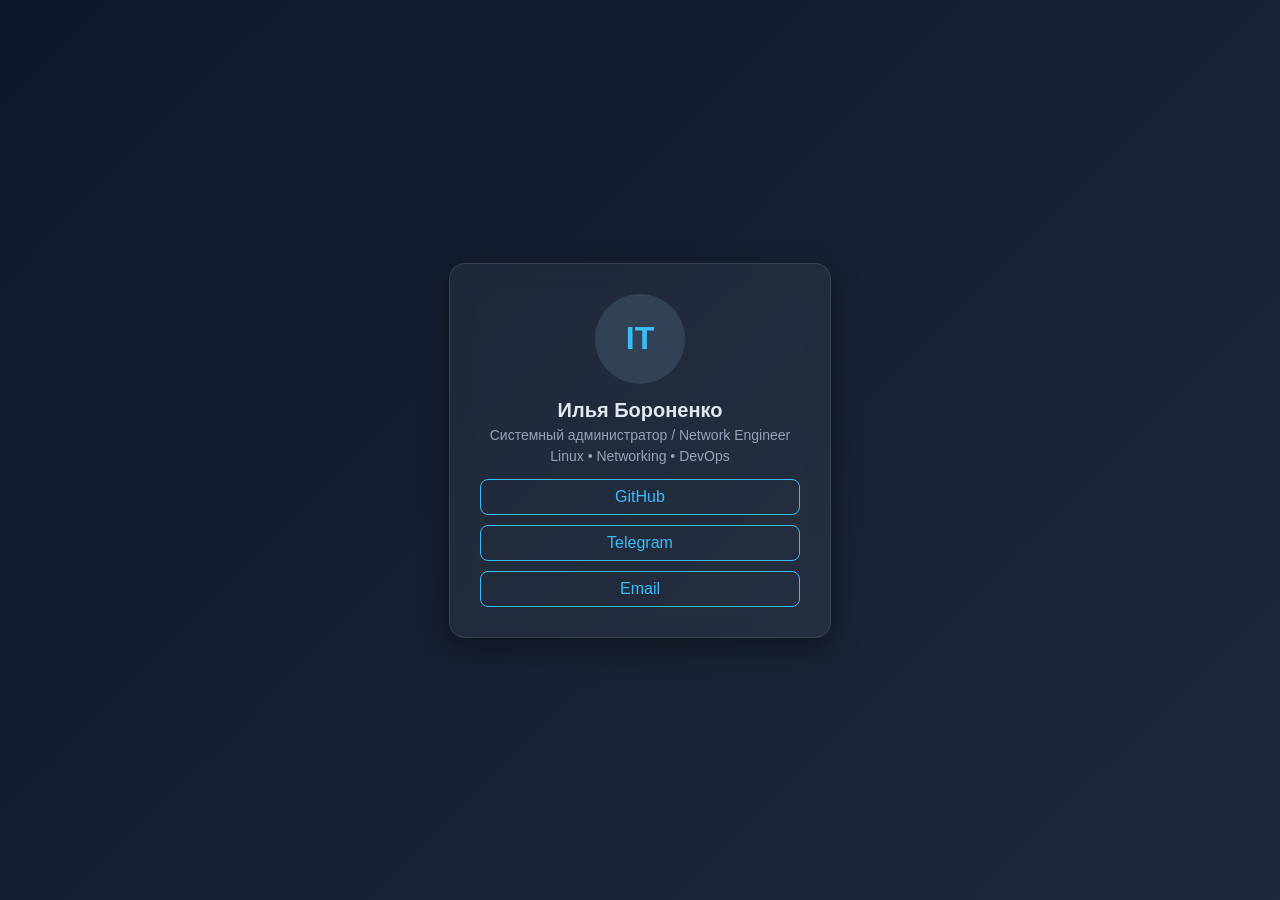
<file: визитка_git_hub_pages.html>
<!DOCTYPE html>
<html lang="ru">
<head>
  <meta charset="UTF-8" />
  <meta name="viewport" content="width=device-width, initial-scale=1.0" />
  <title>Моя визитка</title>
  <style>
    body {
      margin: 0;
      font-family: Arial, sans-serif;
      background: linear-gradient(135deg, #0f172a, #1e293b);
      color: #e2e8f0;
      display: flex;
      align-items: center;
      justify-content: center;
      height: 100vh;
    }

    .card {
      background: rgba(255, 255, 255, 0.05);
      border: 1px solid rgba(255, 255, 255, 0.1);
      border-radius: 16px;
      padding: 30px;
      width: 320px;
      text-align: center;
      box-shadow: 0 10px 30px rgba(0,0,0,0.4);
      backdrop-filter: blur(10px);
    }

    .avatar {
      width: 90px;
      height: 90px;
      border-radius: 50%;
      background: #334155;
      margin: 0 auto 15px;
      display: flex;
      align-items: center;
      justify-content: center;
      font-size: 32px;
      font-weight: bold;
      color: #38bdf8;
    }

    h1 {
      font-size: 20px;
      margin: 10px 0 5px;
    }

    p {
      font-size: 14px;
      color: #94a3b8;
      margin: 5px 0;
    }

    .links {
      margin-top: 15px;
      display: flex;
      flex-direction: column;
      gap: 10px;
    }

    a {
      text-decoration: none;
      color: #38bdf8;
      border: 1px solid #38bdf8;
      padding: 8px;
      border-radius: 8px;
      transition: 0.2s;
    }

    a:hover {
      background: #38bdf8;
      color: #0f172a;
    }
  </style>
</head>
<body>
  <div class="card">
    <div class="avatar">IT</div>
    <h1>Илья Бороненко</h1>
    <p>Системный администратор / Network Engineer</p>
    <p>Linux • Networking • DevOps</p>

    <div class="links">
      <a href="https://github.com/" target="_blank">GitHub</a>
      <a href="#">Telegram</a>
      <a href="#">Email</a>
    </div>
  </div>
</body>
</html>
</file>
